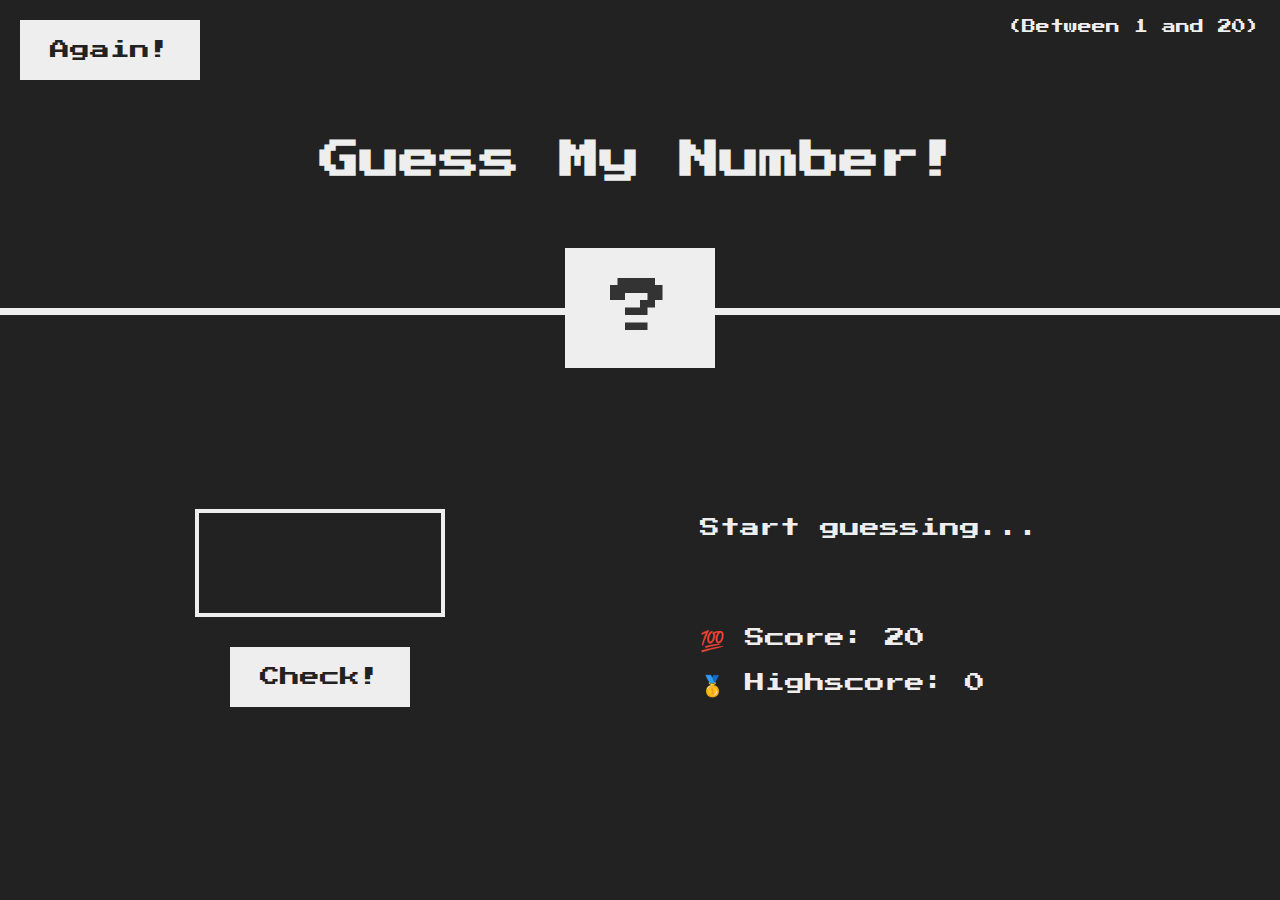
<file: GueseMyNumber/index.html>
<!DOCTYPE html>
<html lang="en">
  <head>
    <meta charset="UTF-8" />
    <meta name="viewport" content="width=device-width, initial-scale=1.0" />
    <meta http-equiv="X-UA-Compatible" content="ie=edge" />
    <link rel="stylesheet" href="styles.css" />
    <title>Guess My Number!</title>
  </head>
  <body>
    <header>
      <h1>Guess My Number!</h1>
      <p class="between">(Between 1 and 20)</p>
      <button class="btn again">Again!</button>
      <div class="number">?</div>
    </header>
    <main>
      <section class="left">
        <input type="number" class="guess" />
        <button class="btn check">Check!</button>
      </section>
      <section class="right">
        <p class="message">Start guessing...</p>
        <p class="label-score">💯 Score: <span class="score">20</span></p>
        <p class="label-highscore">
          🥇 Highscore: <span class="highscore">0</span>
        </p>
      </section>
    </main>
    <script src="guess.js"></script>
  </body>
</html>
</file>
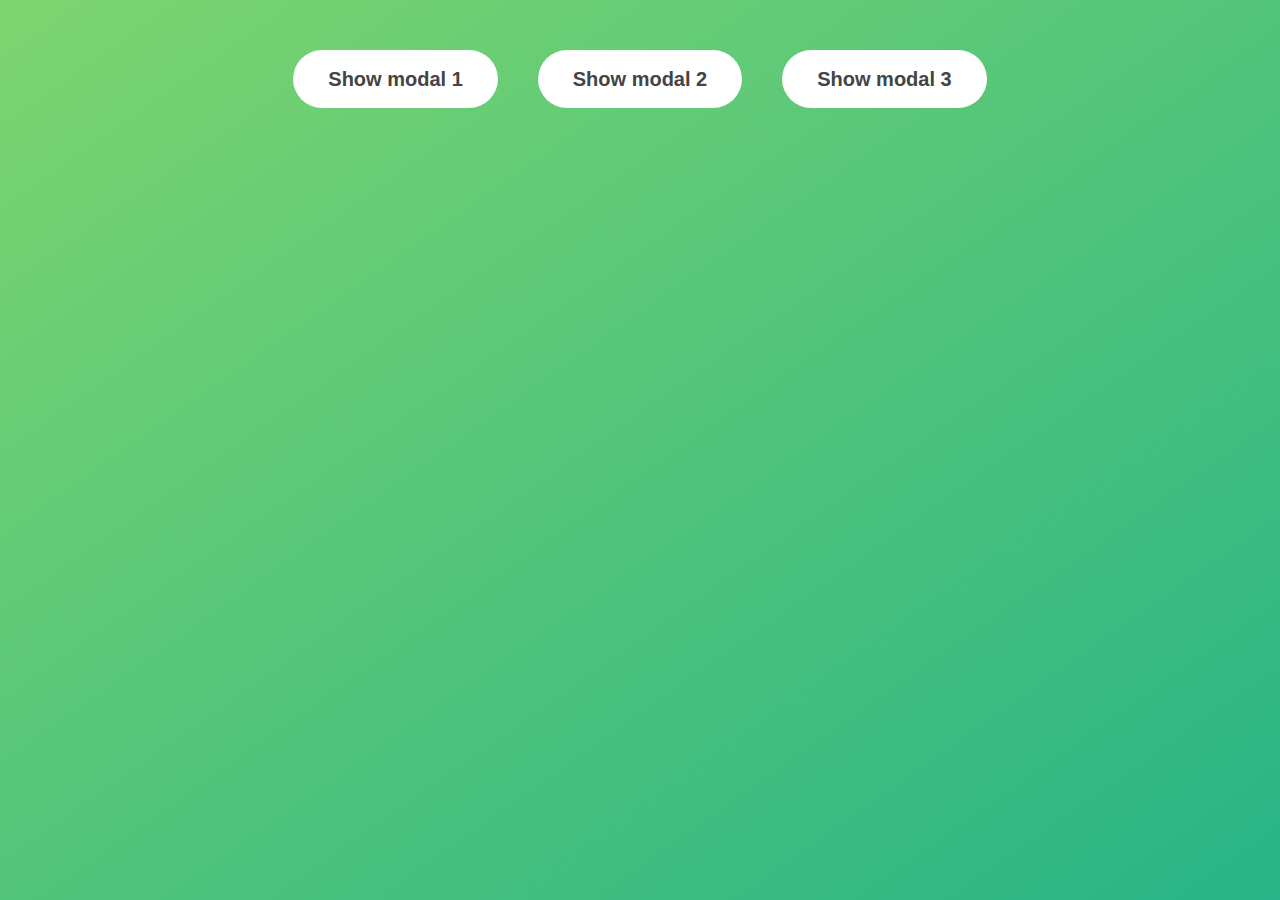
<file: ModalWindow/index.html>
<!DOCTYPE html>
<html lang="en">
  <head>
    <meta charset="UTF-8" />
    <meta name="viewport" content="width=device-width, initial-scale=1.0" />
    <meta http-equiv="X-UA-Compatible" content="ie=edge" />
    <link rel="stylesheet" href="styles.css" />
    <title>Modal window</title>
  </head>
  <body>
    <button class="show-modal">Show modal 1</button>
    <button class="show-modal">Show modal 2</button>
    <button class="show-modal">Show modal 3</button>

    <div class="modal hidden">
      <button class="close-modal">&times;</button>
      <h1>I'm a modal window 😍</h1>
      <p>
        Lorem ipsum dolor sit amet, consectetur adipisicing elit, sed do eiusmod
        tempor incididunt ut labore et dolore magna aliqua. Ut enim ad minim
        veniam, quis nostrud exercitation ullamco laboris nisi ut aliquip ex ea
        commodo consequat. Duis aute irure dolor in reprehenderit in voluptate
        velit esse cillum dolore eu fugiat nulla pariatur. Excepteur sint
        occaecat cupidatat non proident, sunt in culpa qui officia deserunt
        mollit anim id est laborum.
      </p>
    </div>
    <div class="overlay hidden"></div>

    <script src="modal.js"></script>
  </body>
</html>
</file>
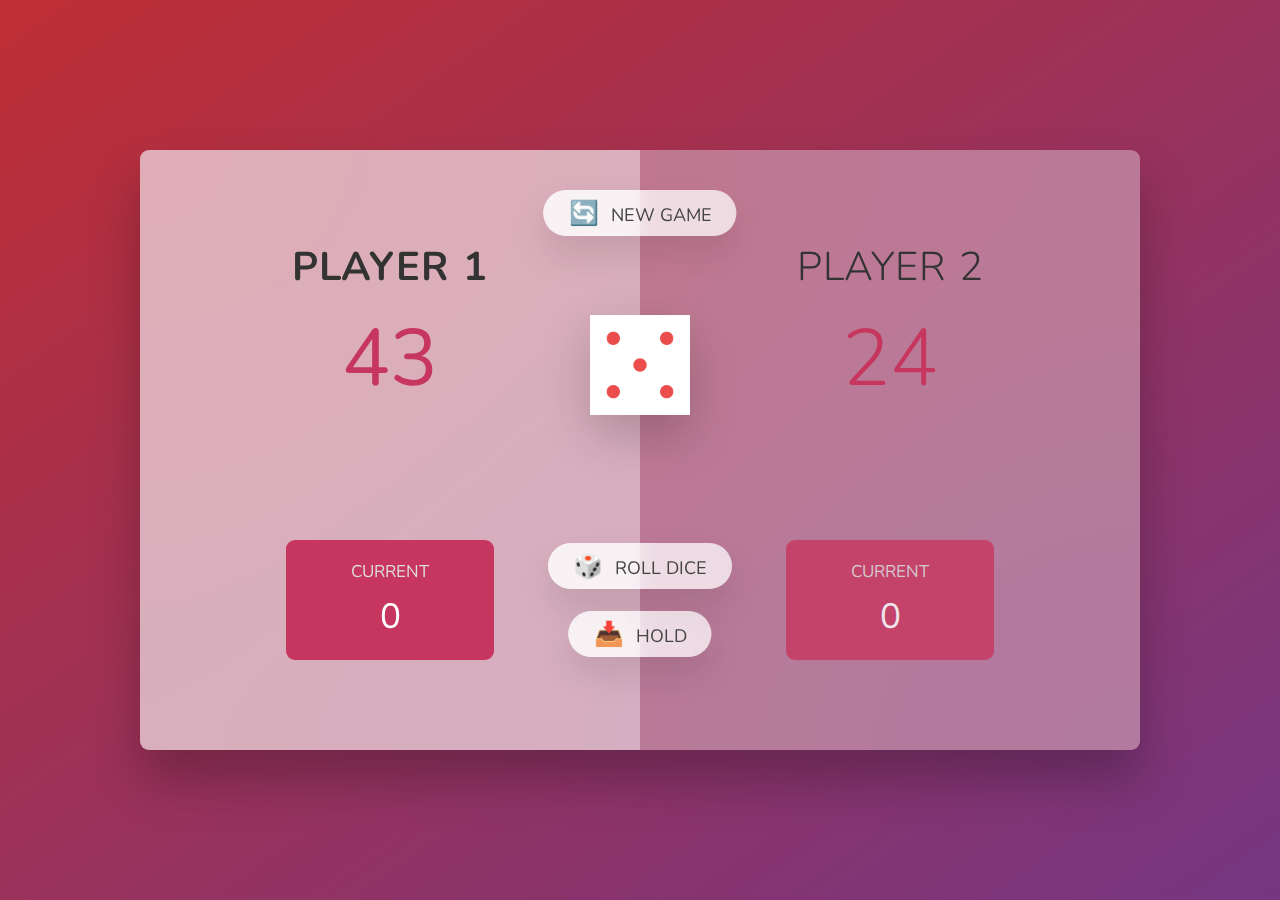
<file: pigGame/index.html>
<!DOCTYPE html>
<html lang="en">
  <head>
    <meta charset="UTF-8" />
    <meta name="viewport" content="width=device-width, initial-scale=1.0" />
    <meta http-equiv="X-UA-Compatible" content="ie=edge" />
    <link rel="stylesheet" href="styles.css" />
    <title>Pig Game</title>
  </head>
  <body>
    <main>
      <section class="player player--0 player--active">
        <h2 class="name" id="name--0">Player 1</h2>
        <p class="score" id="score--0">43</p>
        <div class="current">
          <p class="current-label">Current</p>
          <p class="current-score" id="current--0">0</p>
        </div>
      </section>
      <section class="player player--1">
        <h2 class="name" id="name--1">Player 2</h2>
        <p class="score" id="score--1">24</p>
        <div class="current">
          <p class="current-label">Current</p>
          <p class="current-score" id="current--1">0</p>
        </div>
      </section>

      <img src="dice-5.png" alt="Playing dice" class="dice" />
      <button class="btn btn--new">🔄 New game</button>
      <button class="btn btn--roll">🎲 Roll dice</button>
      <button class="btn btn--hold">📥 Hold</button>
    </main>
    <script src="pig.js"></script>
  </body>
</html>
</file>
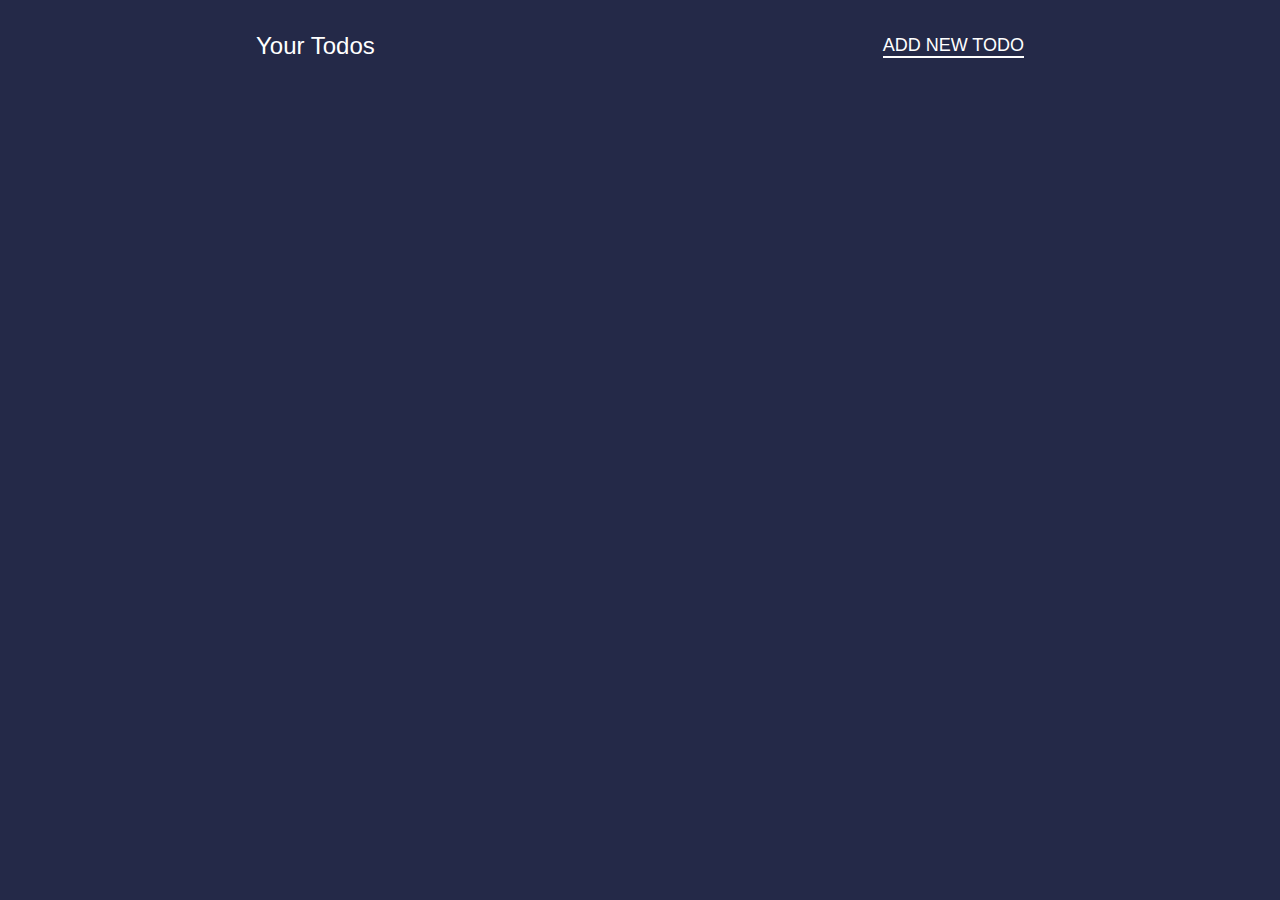
<file: To-do-app/index.html>
<!DOCTYPE html>
<html lang="en">
  <head>
    <meta charset="UTF-8" />
    <meta name="viewport" content="width=device-width, initial-scale=1.0" />
    <title>To do App</title>
    <link
      href="https://fonts.googleapis.com/icon?family=Material+Icons"
      rel="stylesheet"
    />
    <link rel="stylesheet" href="main.css" />
  </head>
  <body>
    <main>
      <div class="app">
        <header>
          <h1>Your Todos</h1>
          <button id="create">Add new todo</button>
        </header>

        <div class="todo-list" id="list"></div>

        <!-- <div class="item ">
          <input type="checkbox" />
          <input type="text" value="Todo content goes here" disabled />
          <div class="actions">
            <button class="material-icons">edit</button>
            <button class="material-icons remove-btn">remove_circle</button>
          </div>
        </div> -->
      </div>
    </main>
    <script src="main.js"></script>
  </body>
</html>
</file>
<file: GueseMyNumber/styles.css>
@import url('https://fonts.googleapis.com/css?family=Press+Start+2P&display=swap');

* {
  margin: 0;
  padding: 0;
  box-sizing: inherit;
}

html {
  font-size: 62.5%;
  box-sizing: border-box;
}

body {
  font-family: 'Press Start 2P', sans-serif;
  color: #eee;
  background-color: #222;
  /* background-color: #60b347; */
}

/* LAYOUT */
header {
  position: relative;
  height: 35vh;
  border-bottom: 7px solid #eee;
}

main {
  height: 65vh;
  color: #eee;
  display: flex;
  align-items: center;
  justify-content: space-around;
}

.left {
  width: 52rem;
  display: flex;
  flex-direction: column;
  align-items: center;
}

.right {
  width: 52rem;
  font-size: 2rem;
}

/* ELEMENTS STYLE */
h1 {
  font-size: 4rem;
  text-align: center;
  position: absolute;
  width: 100%;
  top: 52%;
  left: 50%;
  transform: translate(-50%, -50%);
}

.number {
  background: #eee;
  color: #333;
  font-size: 6rem;
  width: 15rem;
  padding: 3rem 0rem;
  text-align: center;
  position: absolute;
  bottom: 0;
  left: 50%;
  transform: translate(-50%, 50%);
}

.between {
  font-size: 1.4rem;
  position: absolute;
  top: 2rem;
  right: 2rem;
}

.again {
  position: absolute;
  top: 2rem;
  left: 2rem;
}

.guess {
  background: none;
  border: 4px solid #eee;
  font-family: inherit;
  color: inherit;
  font-size: 5rem;
  padding: 2.5rem;
  width: 25rem;
  text-align: center;
  display: block;
  margin-bottom: 3rem;
}

.btn {
  border: none;
  background-color: #eee;
  color: #222;
  font-size: 2rem;
  font-family: inherit;
  padding: 2rem 3rem;
  cursor: pointer;
}

.btn:hover {
  background-color: #ccc;
}

.message {
  margin-bottom: 8rem;
  height: 3rem;
}

.label-score {
  margin-bottom: 2rem;
}
</file>
<file: ModalWindow/styles.css>
* {
  margin: 0;
  padding: 0;
  box-sizing: inherit;
}

html {
  font-size: 62.5%;
  box-sizing: border-box;
}

body {
  font-family: sans-serif;
  color: #333;
  line-height: 1.5;
  height: 100vh;
  position: relative;
  display: flex;
  align-items: flex-start;
  justify-content: center;
  background: linear-gradient(to top left, #28b487, #7dd56f);
}

.show-modal {
  font-size: 2rem;
  font-weight: 600;
  padding: 1.75rem 3.5rem;
  margin: 5rem 2rem;
  border: none;
  background-color: #fff;
  color: #444;
  border-radius: 10rem;
  cursor: pointer;
}

.close-modal {
  position: absolute;
  top: 1.2rem;
  right: 2rem;
  font-size: 5rem;
  color: #333;
  cursor: pointer;
  border: none;
  background: none;
}

h1 {
  font-size: 2.5rem;
  margin-bottom: 2rem;
}

p {
  font-size: 1.8rem;
}

/* -------------------------- */
/* CLASSES TO MAKE MODAL WORK */
.hidden {
  display: none;
}

.modal {
  position: absolute;
  top: 50%;
  left: 50%;
  transform: translate(-50%, -50%);
  width: 70%;

  background-color: white;
  padding: 6rem;
  border-radius: 5px;
  box-shadow: 0 3rem 5rem rgba(0, 0, 0, 0.3);
  z-index: 10;
}

.overlay {
  position: absolute;
  top: 0;
  left: 0;
  width: 100%;
  height: 100%;
  background-color: rgba(0, 0, 0, 0.6);
  backdrop-filter: blur(3px);
  z-index: 5;
}
</file>
<file: pigGame/styles.css>
@import url("https://fonts.googleapis.com/css2?family=Nunito&display=swap");

* {
  margin: 0;
  padding: 0;
  box-sizing: inherit;
}

html {
  font-size: 62.5%;
  box-sizing: border-box;
}

body {
  font-family: "Nunito", sans-serif;
  font-weight: 400;
  height: 100vh;
  color: #333;
  background-image: linear-gradient(to top left, #753682 0%, #bf2e34 100%);
  display: flex;
  align-items: center;
  justify-content: center;
}

/* LAYOUT */
main {
  position: relative;
  width: 100rem;
  height: 60rem;
  background-color: rgba(255, 255, 255, 0.35);
  backdrop-filter: blur(200px);
  filter: blur();
  box-shadow: 0 3rem 5rem rgba(0, 0, 0, 0.25);
  border-radius: 9px;
  overflow: hidden;
  display: flex;
}

.player {
  flex: 50%;
  padding: 9rem;
  display: flex;
  flex-direction: column;
  align-items: center;
  transition: all 0.75s;
}

/* ELEMENTS */
.name {
  position: relative;
  font-size: 4rem;
  text-transform: uppercase;
  letter-spacing: 1px;
  word-spacing: 2px;
  font-weight: 300;
  margin-bottom: 1rem;
}

.score {
  font-size: 8rem;
  font-weight: 300;
  color: #c7365f;
  margin-bottom: auto;
}

.player--active {
  background-color: rgba(255, 255, 255, 0.4);
}
.player--active .name {
  font-weight: 700;
}
.player--active .score {
  font-weight: 400;
}

.player--active .current {
  opacity: 1;
}

.current {
  background-color: #c7365f;
  opacity: 0.8;
  border-radius: 9px;
  color: #fff;
  width: 65%;
  padding: 2rem;
  text-align: center;
  transition: all 0.75s;
}

.current-label {
  text-transform: uppercase;
  margin-bottom: 1rem;
  font-size: 1.7rem;
  color: #ddd;
}

.current-score {
  font-size: 3.5rem;
}

/* ABSOLUTE POSITIONED ELEMENTS */
.btn {
  position: absolute;
  left: 50%;
  transform: translateX(-50%);
  color: #444;
  background: none;
  border: none;
  font-family: inherit;
  font-size: 1.8rem;
  text-transform: uppercase;
  cursor: pointer;
  font-weight: 400;
  transition: all 0.2s;

  background-color: white;
  background-color: rgba(255, 255, 255, 0.6);
  backdrop-filter: blur(10px);

  padding: 0.7rem 2.5rem;
  border-radius: 50rem;
  box-shadow: 0 1.75rem 3.5rem rgba(0, 0, 0, 0.1);
}

.btn::first-letter {
  font-size: 2.4rem;
  display: inline-block;
  margin-right: 0.7rem;
}

.btn--new {
  top: 4rem;
}
.btn--roll {
  top: 39.3rem;
}
.btn--hold {
  top: 46.1rem;
}

.btn:active {
  transform: translate(-50%, 3px);
  box-shadow: 0 1rem 2rem rgba(0, 0, 0, 0.15);
}

.btn:focus {
  outline: none;
}

.dice {
  position: absolute;
  left: 50%;
  top: 16.5rem;
  transform: translateX(-50%);
  height: 10rem;
  box-shadow: 0 2rem 5rem rgba(0, 0, 0, 0.2);
}

.player--winner {
  background-color: #2f2f2f;
}

.player--winner .name {
  font-weight: 700;
  color: #c7365f;
}
</file>
<file: To-do-app/main.css>
*{
    margin: 0;
    padding: 0;
    box-sizing: border-box;
    font-family: sans-serif;
}
button{
    appearance: none;
    background: none;
    outline: none;
    border: none;
    cursor: pointer;
}

body{
    background-color: #242948;
    color: #fff;
}
main{
    min-height: 100vh;
    display: flex;
    justify-content: center;
    padding: 2rem 1.5rem;
}
.app{
    width: 100%;
    max-width: 768px;
}

.app header{
    display: flex;
    align-items: center;
    justify-content: space-between;
    margin-bottom: 1rem;
}


.app header h1{
    color: #fff;
    font-size: 24px;
    font-weight: 400;
}
.app header button{
    color: #fff;
    font-size: 18px;
    border-bottom:  2px solid #fff;
    text-transform: uppercase;
    
}
  .item{
    display: flex;
    align-items: center;
    justify-content:  space-between;
    padding: 1.5rem;
    border-radius: 1rem;
    background-color: #1e223d;
    box-shadow: 0 0 4px rgba(0, 0, 0, 0.1) ;
    margin-bottom: 1.5rem;
  }

  .item:last-of-type{
    margin-bottom: 0;
  }

  .item input[type="checkbox"]{
      margin-right: 1rem;
  }

  .item input[type="text"]{
    appearance: none;
    background: none;
    border: none;
    outline: none;
    font-weight: 400;
    color: #fff;
    font-size: 20px;
    flex: 1 1 0%;
    margin-right: 1rem;
  }
  .item input[type="text"]:not(:disabled){
    border-bottom:  2px solid #fff;
  }

  .item.complete{
    opacity: 0.7;
  }
  .item.complete input[type="text"]{
    text-decoration: line-through;
  }

  .item:hover,
  .item:focus-within{
   outline: 2px solid #fff;
  }

  .actions button{
    color: #CCC;
    margin-right: 1rem;
    opacity: 0.8;
    transform: 0.1s;
  }

  .actions button.remove-btn{
    color: crimson;
  }
  .actions button:hover{
    opacity: 1;
  }
  .actions button:last-of-type{
    margin-right: 0;
  }
</file>
